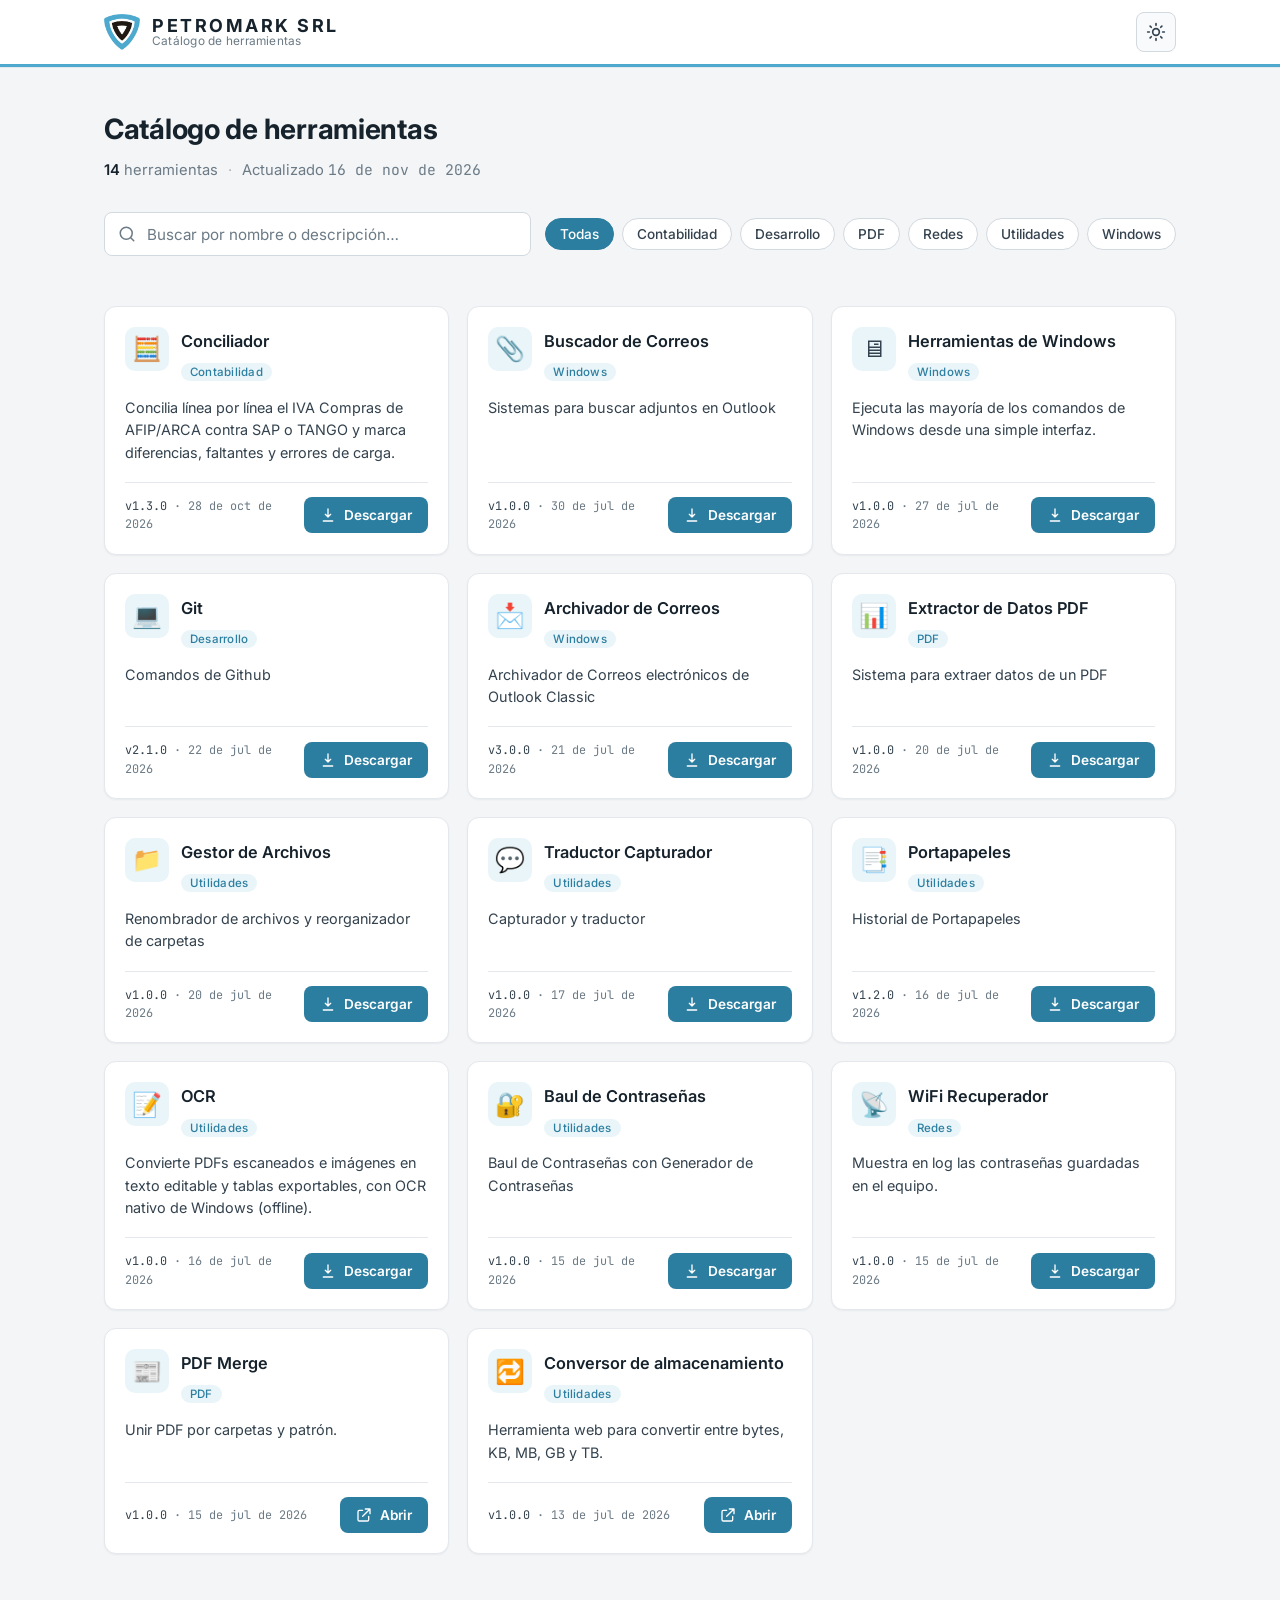
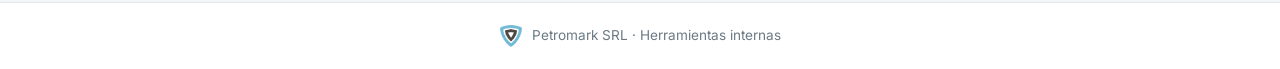
<file: index.html>
<!DOCTYPE html>
<html lang="es">
<head>
  <meta charset="UTF-8" />
  <meta name="viewport" content="width=device-width, initial-scale=1.0" />
  <title>Petromark SRL · Catálogo de herramientas IT</title>
  <meta name="description" content="Catálogo interno de herramientas de soporte IT de Petromark SRL." />

  <!-- Favicon (usa el logo) -->
  <link rel="icon" type="image/png" href="assets/logo.png" />
  <link rel="apple-touch-icon" href="assets/logo.png" />

  <!-- Tipografías -->
  <link rel="preconnect" href="https://fonts.googleapis.com" />
  <link rel="preconnect" href="https://fonts.gstatic.com" crossorigin />
  <link href="https://fonts.googleapis.com/css2?family=Inter:wght@400;500;600;700&family=JetBrains+Mono:wght@400;500&display=swap" rel="stylesheet" />

  <link rel="stylesheet" href="assets/css/styles.css" />
</head>
<body>
  <a class="skip-link" href="#contenido">Saltar al contenido</a>

  <header class="site-header">
    <div class="wrap header-inner">
      <a class="brand" href="./" aria-label="Petromark SRL — inicio">
        <img class="brand-logo" src="assets/logo.png" alt="" width="36" height="36" />
        <span class="brand-text">
          <span class="brand-name" data-site-name>Petromark SRL</span>
          <span class="brand-sub" data-site-subtitle>Catálogo de herramientas IT</span>
        </span>
      </a>

      <button id="theme-toggle" class="theme-toggle" type="button" aria-pressed="false" aria-label="Cambiar tema claro/oscuro">
        <svg class="icon-sun" viewBox="0 0 24 24" aria-hidden="true"><path d="M12 4V2m0 20v-2m8-8h2M2 12h2m13.66 5.66 1.41 1.41M4.93 4.93l1.41 1.41m0 11.32-1.41 1.41M19.07 4.93l-1.41 1.41M12 8a4 4 0 100 8 4 4 0 000-8z"/></svg>
        <svg class="icon-moon" viewBox="0 0 24 24" aria-hidden="true"><path d="M21 12.79A9 9 0 1111.21 3 7 7 0 0021 12.79z"/></svg>
      </button>
    </div>
    <div class="header-accent" aria-hidden="true"></div>
  </header>

  <main id="contenido" class="wrap">
    <section class="intro">
      <h1 class="intro-title" data-site-subtitle>Catálogo de herramientas IT</h1>
      <p class="intro-meta">
        <span class="pill-count"><strong data-total-count>—</strong> herramientas</span>
        <span class="dot" aria-hidden="true">·</span>
        <span>Actualizado <span data-site-updated>—</span></span>
      </p>
    </section>

    <section class="toolbar" aria-label="Búsqueda y filtros">
      <div class="search">
        <svg class="search-icon" viewBox="0 0 24 24" aria-hidden="true"><path d="M21 21l-4.35-4.35M11 19a8 8 0 100-16 8 8 0 000 16z"/></svg>
        <input id="search" type="search" placeholder="Buscar por nombre o descripción…" autocomplete="off" aria-label="Buscar herramientas" />
      </div>
      <div id="filters" class="filters" role="group" aria-label="Filtrar por categoría"></div>
    </section>

    <p id="results-info" class="results-info" role="status" aria-live="polite"></p>

    <section id="grid" class="grid" aria-label="Herramientas"></section>

    <div id="empty" class="empty" hidden>
      <p class="empty-title">Sin resultados</p>
      <p class="empty-text">Ninguna herramienta coincide con la búsqueda o el filtro. Probá con otro término o quitá el filtro de categoría.</p>
    </div>

    <div id="load-error" class="empty" hidden>
      <p class="empty-title">No se pudo cargar el catálogo</p>
      <p class="empty-text">
        Verificá que <code>manifest.json</code> exista y sea válido. Si estás abriendo el archivo directamente
        (<code>file://</code>), el navegador bloquea la carga: subilo a GitHub Pages o serví la carpeta con
        <code>python -m http.server</code>.
      </p>
    </div>
  </main>

  <footer class="site-footer">
    <div class="wrap footer-inner">
      <img class="footer-logo" src="assets/logo.png" alt="" width="22" height="22" />
      <span>Petromark SRL · Herramientas internas</span>
    </div>
  </footer>

  <!-- Modal de detalle -->
  <div id="modal" class="modal" hidden>
    <div class="modal-backdrop" data-close></div>
    <div class="modal-panel" role="dialog" aria-modal="true" aria-labelledby="modal-title">
      <button class="modal-close" type="button" data-close aria-label="Cerrar">
        <svg viewBox="0 0 24 24" aria-hidden="true"><path d="M18 6 6 18M6 6l12 12"/></svg>
      </button>
      <div id="modal-body" class="modal-body"></div>
    </div>
  </div>

  <script src="assets/js/app.js" defer></script>
</body>
</html>
</file>
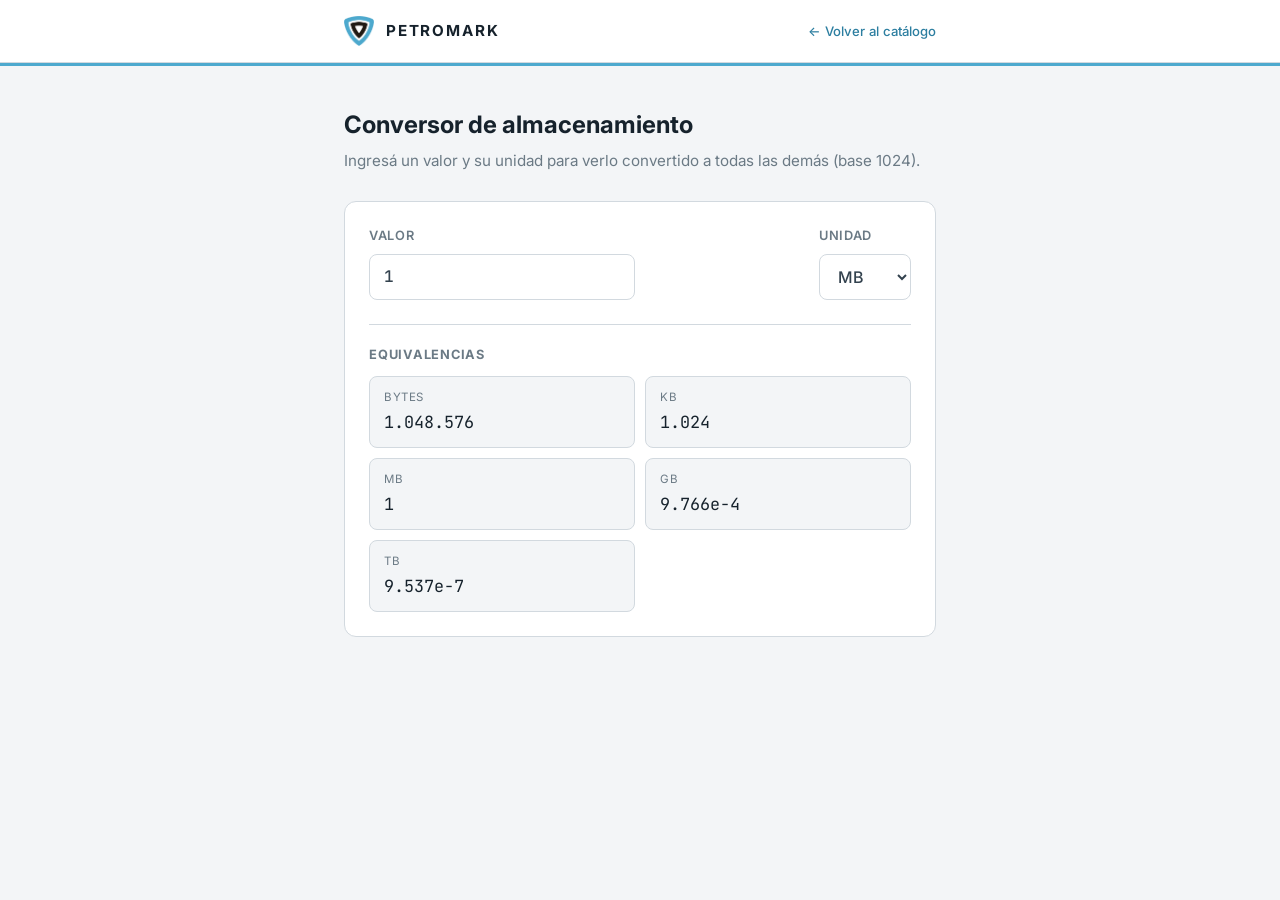
<file: tools/conversor-almacenamiento/index.html>
<!DOCTYPE html>
<html lang="es">
<head>
  <meta charset="UTF-8" />
  <meta name="viewport" content="width=device-width, initial-scale=1.0" />
  <title>Conversor de almacenamiento · Petromark</title>
  <link rel="icon" type="image/png" href="../../assets/logo.png" />
  <link rel="preconnect" href="https://fonts.googleapis.com" />
  <link rel="preconnect" href="https://fonts.gstatic.com" crossorigin />
  <link href="https://fonts.googleapis.com/css2?family=Inter:wght@400;500;600;700&family=JetBrains+Mono:wght@400;500&display=swap" rel="stylesheet" />
  <style>
    :root{
      --brand:#2C7EA0; --brand-bright:#4DA9CE; --accent-soft:rgba(77,169,206,.12);
      --bg:#F3F5F7; --surface:#FFFFFF; --border:#D2D9DF;
      --ink:#16222C; --text:#33424E; --muted:#6B7A85;
      --sans:"Inter",system-ui,sans-serif; --mono:"JetBrains Mono",ui-monospace,monospace;
    }
    *{box-sizing:border-box}
    body{margin:0;font-family:var(--sans);background:var(--bg);color:var(--text);line-height:1.55}
    .top{background:var(--surface);border-bottom:1px solid var(--border)}
    .top .in{max-width:640px;margin:0 auto;padding:16px 24px;display:flex;align-items:center;gap:12px}
    .top img{width:30px;height:30px;border-radius:6px}
    .top b{color:var(--ink);letter-spacing:.12em;text-transform:uppercase;font-size:.95rem}
    .accent{height:3px;background:var(--brand-bright)}
    .back{margin-left:auto;font:500 .82rem var(--sans);color:var(--brand);text-decoration:none}
    .back:hover{text-decoration:underline}
    main{max-width:640px;margin:0 auto;padding:40px 24px}
    h1{color:var(--ink);font-size:1.5rem;margin:0 0 6px}
    .lead{color:var(--muted);margin:0 0 28px;font-size:.95rem}
    .card{background:var(--surface);border:1px solid var(--border);border-radius:12px;padding:24px}
    label{display:block;font-size:.8rem;font-weight:600;color:var(--muted);text-transform:uppercase;letter-spacing:.05em;margin:0 0 8px}
    .row{display:flex;gap:12px;flex-wrap:wrap}
    input,select{height:46px;border:1px solid var(--border);border-radius:8px;background:var(--surface);color:var(--text);font:500 1rem var(--sans);padding:0 14px}
    input{flex:1;min-width:140px;font-family:var(--mono)}
    input:focus,select:focus{outline:none;border-color:var(--brand-bright);box-shadow:0 0 0 3px var(--accent-soft)}
    .out{margin-top:24px;border-top:1px solid var(--border);padding-top:20px}
    .out h2{font-size:.8rem;text-transform:uppercase;letter-spacing:.06em;color:var(--muted);margin:0 0 12px}
    .grid{display:grid;grid-template-columns:repeat(2,1fr);gap:10px}
    .cell{background:var(--bg);border:1px solid var(--border);border-radius:8px;padding:12px 14px}
    .cell .u{font-size:.72rem;color:var(--muted);text-transform:uppercase;letter-spacing:.05em}
    .cell .v{font-family:var(--mono);font-size:1.05rem;color:var(--ink);margin-top:2px;word-break:break-all}
    @media(max-width:520px){.grid{grid-template-columns:1fr}}
  </style>
</head>
<body>
  <header class="top">
    <div class="in">
      <img src="../../assets/logo.png" alt="" />
      <b>Petromark</b>
      <a class="back" href="../../index.html">← Volver al catálogo</a>
    </div>
  </header>
  <div class="accent"></div>

  <main>
    <h1>Conversor de almacenamiento</h1>
    <p class="lead">Ingresá un valor y su unidad para verlo convertido a todas las demás (base 1024).</p>

    <div class="card">
      <div class="row">
        <div style="flex:1;min-width:160px">
          <label for="val">Valor</label>
          <input id="val" type="number" value="1" min="0" step="any" inputmode="decimal" />
        </div>
        <div>
          <label for="unit">Unidad</label>
          <select id="unit">
            <option value="0">Bytes</option>
            <option value="1">KB</option>
            <option value="2" selected>MB</option>
            <option value="3">GB</option>
            <option value="4">TB</option>
          </select>
        </div>
      </div>

      <div class="out">
        <h2>Equivalencias</h2>
        <div class="grid" id="grid"></div>
      </div>
    </div>
  </main>

  <script>
    const UNITS = ["Bytes","KB","MB","GB","TB"];
    const val = document.getElementById("val");
    const unit = document.getElementById("unit");
    const grid = document.getElementById("grid");

    function fmt(n){
      if(!isFinite(n)) return "—";
      if(n !== 0 && (Math.abs(n) < 0.001 || Math.abs(n) >= 1e9)) return n.toExponential(3);
      return n.toLocaleString("es-AR",{maximumFractionDigits:4});
    }
    function render(){
      const v = parseFloat(val.value);
      const base = isNaN(v) ? 0 : v * Math.pow(1024, parseInt(unit.value,10));
      grid.innerHTML = UNITS.map((u,i)=>
        '<div class="cell"><div class="u">'+u+'</div><div class="v">'+fmt(base/Math.pow(1024,i))+'</div></div>'
      ).join("");
    }
    val.addEventListener("input", render);
    unit.addEventListener("change", render);
    render();
  </script>
</body>
</html>
</file>
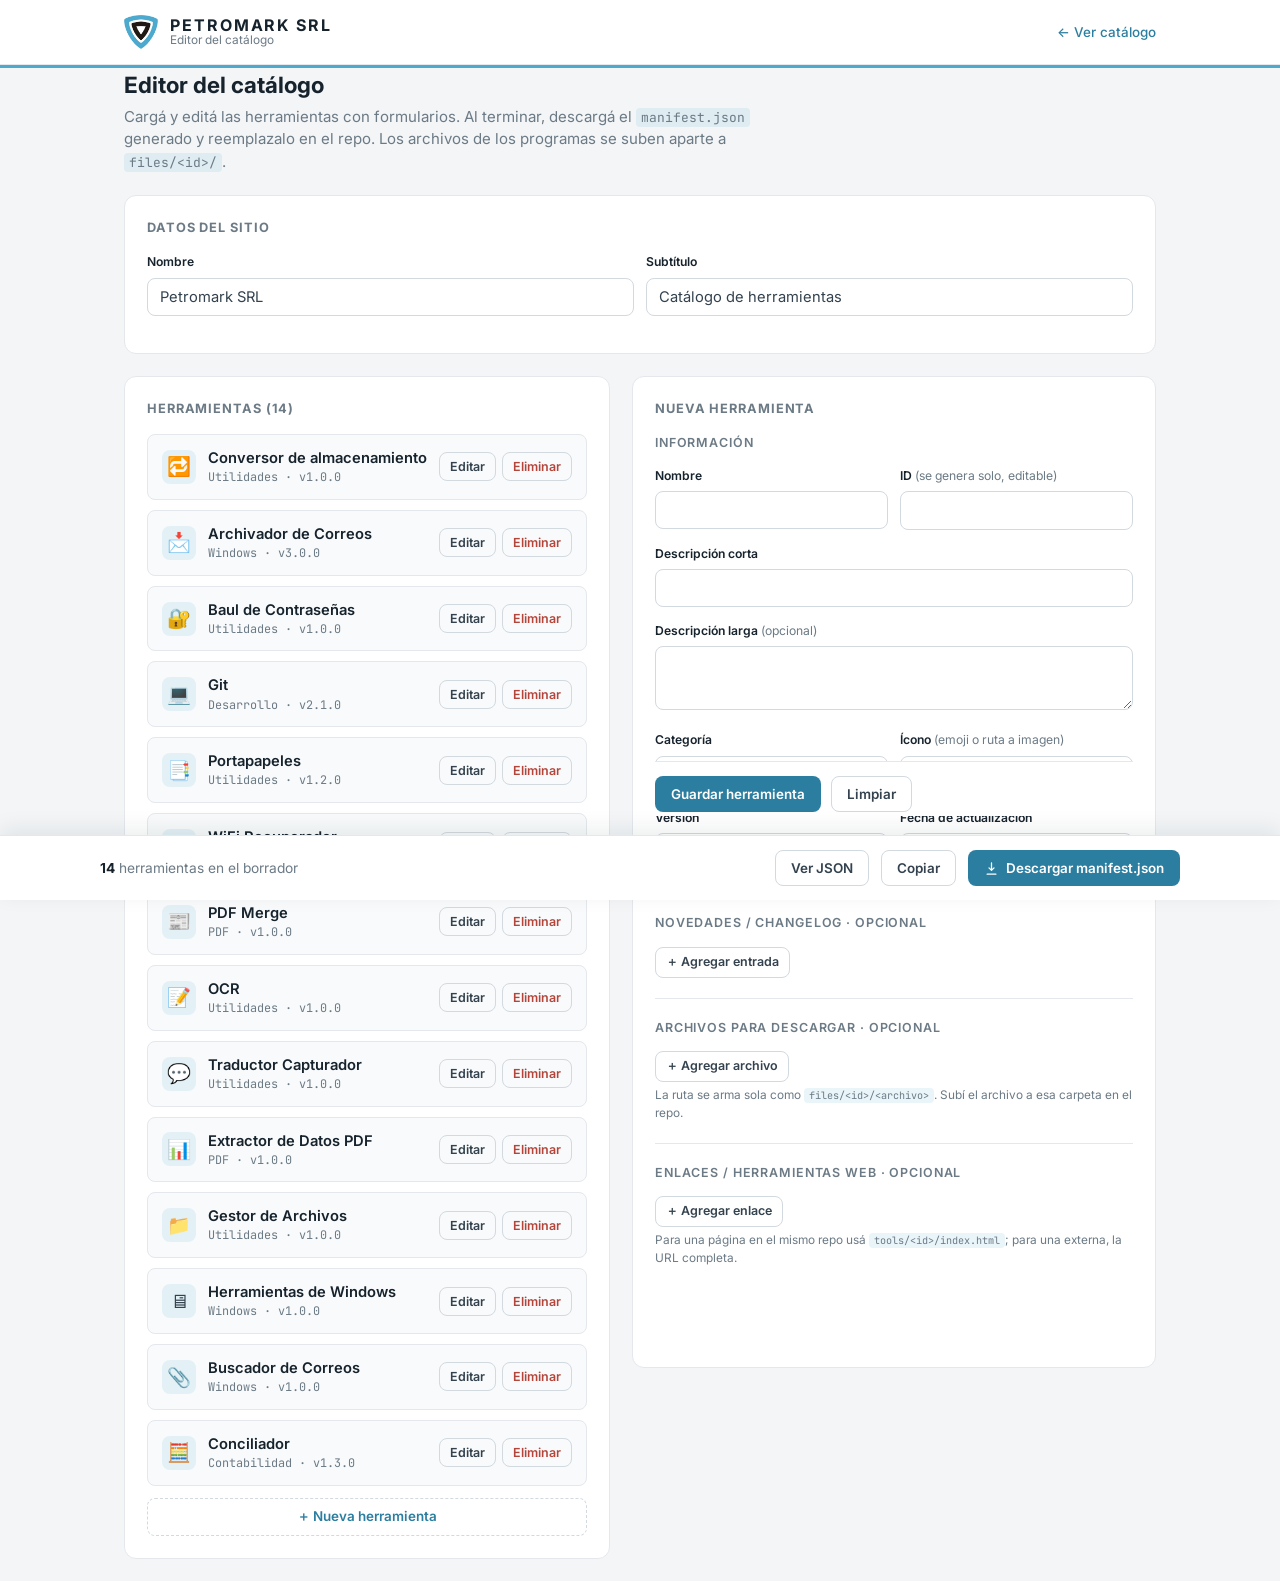
<file: admin.html>
<!DOCTYPE html>
<html lang="es">
<head>
  <meta charset="UTF-8" />
  <meta name="viewport" content="width=device-width, initial-scale=1.0" />
  <title>Editor del catálogo · Petromark SRL</title>
  <link rel="icon" type="image/png" href="assets/logo.png" />
  <link rel="preconnect" href="https://fonts.googleapis.com" />
  <link rel="preconnect" href="https://fonts.gstatic.com" crossorigin />
  <link href="https://fonts.googleapis.com/css2?family=Inter:wght@400;500;600;700&family=JetBrains+Mono:wght@400;500&display=swap" rel="stylesheet" />
  <style>
    :root{
      --brand:#2C7EA0; --brand-hover:#216580; --brand-bright:#4DA9CE; --accent-soft:rgba(77,169,206,.12);
      --bg:#F3F5F7; --surface:#FFFFFF; --surface-2:#F8FAFB; --border:#E4E8EC; --border-strong:#D2D9DF;
      --ink:#16222C; --text:#33424E; --muted:#6B7A85; --danger:#B4453B; --danger-soft:rgba(180,69,59,.1);
      --ok:#2E7D5B;
      --sans:"Inter",system-ui,sans-serif; --mono:"JetBrains Mono",ui-monospace,monospace;
      --radius:12px; --radius-sm:8px;
    }
    *{box-sizing:border-box}
    body{margin:0;font-family:var(--sans);background:var(--bg);color:var(--text);line-height:1.5}
    .wrap{max-width:1080px;margin:0 auto;padding:0 24px}
    a{color:var(--brand)}
    code{font-family:var(--mono);font-size:.86em;background:var(--accent-soft);padding:1px 5px;border-radius:4px}

    header.top{background:var(--surface);border-bottom:1px solid var(--border)}
    .top .in{display:flex;align-items:center;gap:12px;min-height:64px}
    .top img{width:34px;height:34px;border-radius:6px}
    .top .bt{display:flex;flex-direction:column;line-height:1.1}
    .top .nm{font-weight:700;letter-spacing:.12em;text-transform:uppercase;color:var(--ink);font-size:1rem}
    .top .sb{font-size:.74rem;color:var(--muted)}
    .top .back{margin-left:auto;font:500 .84rem var(--sans);color:var(--brand);text-decoration:none}
    .top .back:hover{text-decoration:underline}
    .accent{height:3px;background:var(--brand-bright)}

    main{padding:28px 0 120px}
    h1{color:var(--ink);font-size:1.4rem;margin:0 0 4px}
    .lead{color:var(--muted);margin:0 0 22px;font-size:.94rem;max-width:70ch}

    .notice{display:none;align-items:center;gap:10px;background:var(--accent-soft);border:1px solid var(--brand-bright);
      border-radius:var(--radius-sm);padding:10px 14px;margin-bottom:20px;font-size:.86rem;color:var(--ink)}
    .notice button{margin-left:auto}

    .panel{background:var(--surface);border:1px solid var(--border);border-radius:var(--radius);padding:22px;margin-bottom:22px}
    .panel > h2{margin:0 0 16px;font-size:.8rem;text-transform:uppercase;letter-spacing:.07em;color:var(--muted)}

    .cols{display:grid;grid-template-columns:1fr 1.4fr;gap:22px;align-items:start}
    @media(max-width:820px){.cols{grid-template-columns:1fr}}

    /* Lista de herramientas */
    .list{display:flex;flex-direction:column;gap:10px}
    .item{display:flex;align-items:center;gap:12px;border:1px solid var(--border);border-radius:var(--radius-sm);
      padding:12px 14px;background:var(--surface-2)}
    .item.active{border-color:var(--brand-bright);box-shadow:0 0 0 3px var(--accent-soft)}
    .item .ic{width:34px;height:34px;flex:none;border-radius:8px;display:grid;place-items:center;font-size:1.2rem;background:var(--accent-soft);overflow:hidden}
    .item .ic img{width:100%;height:100%;object-fit:cover}
    .item .meta{min-width:0;flex:1}
    .item .nm{font-weight:600;color:var(--ink);font-size:.92rem;white-space:nowrap;overflow:hidden;text-overflow:ellipsis}
    .item .sub{font-size:.74rem;color:var(--muted);font-family:var(--mono)}
    .item .acts{display:flex;gap:6px}
    .empty-list{color:var(--muted);font-size:.9rem;padding:8px 2px}

    /* Form */
    .field{margin-bottom:15px}
    .field.row2{display:grid;grid-template-columns:1fr 1fr;gap:12px}
    label{display:block;font-size:.76rem;font-weight:600;color:var(--ink);margin-bottom:6px}
    label .opt{color:var(--muted);font-weight:400;text-transform:none;letter-spacing:0}
    input,textarea,select{width:100%;border:1px solid var(--border-strong);border-radius:var(--radius-sm);
      background:var(--surface);color:var(--text);font:400 .92rem var(--sans);padding:9px 12px}
    input.mono{font-family:var(--mono)}
    textarea{resize:vertical;min-height:64px}
    input:focus,textarea:focus,select:focus{outline:none;border-color:var(--brand-bright);box-shadow:0 0 0 3px var(--accent-soft)}
    .hint{font-size:.74rem;color:var(--muted);margin-top:5px}
    .path-preview{font-family:var(--mono);font-size:.76rem;color:var(--muted);margin-top:5px;word-break:break-all}
    .err{color:var(--danger);font-size:.78rem;margin-top:5px;display:none}
    .field.invalid input,.field.invalid textarea{border-color:var(--danger)}
    .field.invalid .err{display:block}

    .fsec{border-top:1px solid var(--border);margin-top:20px;padding-top:20px}
    .fsec:first-child{border-top:none;margin-top:0;padding-top:0}
    .fsec-title{margin:0 0 14px;font-size:.78rem;font-weight:600;text-transform:uppercase;letter-spacing:.07em;color:var(--muted)}
    .sub-row{display:grid;gap:8px;align-items:start;border-bottom:1px dashed var(--border);padding:10px 0}
    .sub-row:last-of-type{border-bottom:none}
    .cl-row{grid-template-columns:90px 130px 1fr auto}
    .file-row{grid-template-columns:1fr 90px auto}
    .link-row{grid-template-columns:1fr 1.4fr auto}
    @media(max-width:560px){.cl-row,.file-row,.link-row{grid-template-columns:1fr}.field.row2{grid-template-columns:1fr}}

    .btn{display:inline-flex;align-items:center;gap:7px;font:600 .84rem var(--sans);border-radius:var(--radius-sm);
      padding:9px 15px;border:1px solid transparent;cursor:pointer;text-decoration:none;white-space:nowrap;transition:background .15s,border-color .15s,color .15s}
    .btn svg{width:15px;height:15px;fill:none;stroke:currentColor;stroke-width:2;stroke-linecap:round;stroke-linejoin:round}
    .btn-primary{background:var(--brand);color:#fff}.btn-primary:hover{background:var(--brand-hover)}
    .btn-ghost{background:transparent;border-color:var(--border-strong);color:var(--text)}.btn-ghost:hover{border-color:var(--brand-bright);color:var(--brand)}
    .btn-sm{padding:6px 10px;font-size:.78rem}
    .btn-danger{background:transparent;border-color:var(--border-strong);color:var(--danger)}.btn-danger:hover{background:var(--danger-soft);border-color:var(--danger)}
    .btn-add{background:transparent;border:1px dashed var(--border-strong);color:var(--brand);width:100%;justify-content:center}
    .btn-add:hover{border-color:var(--brand-bright)}
    .form-actions{display:flex;gap:10px;margin-top:22px;position:sticky;bottom:80px;z-index:5;
      background:var(--surface);padding:14px 0 4px;border-top:1px solid var(--border)}
    @media(min-width:821px){
      .left-col{position:sticky;top:16px}
      .form-actions{bottom:84px}
    }
    @media(max-width:820px){
      .exportbar .count{display:none}
      .exportbar .in{padding:10px 0}
      .exportbar .btn{padding:8px 11px;font-size:.8rem}
      .form-actions{bottom:70px}
    }

    /* Export bar */
    .exportbar{position:fixed;left:0;right:0;bottom:0;background:var(--surface);border-top:1px solid var(--border);
      box-shadow:0 -6px 22px rgba(16,34,44,.08);z-index:20}
    .exportbar .in{display:flex;align-items:center;gap:12px;padding:14px 0;flex-wrap:nowrap}
    .exportbar .count{font-size:.86rem;color:var(--muted)}
    .exportbar .count strong{color:var(--ink)}
    .exportbar .sp{margin-left:auto}
    .toast{position:fixed;bottom:80px;left:50%;transform:translateX(-50%);background:var(--ink);color:#fff;
      padding:10px 18px;border-radius:999px;font-size:.85rem;opacity:0;pointer-events:none;transition:opacity .2s;z-index:30}
    .toast.show{opacity:1}

    dialog.json-view{border:1px solid var(--border);border-radius:var(--radius);padding:0;max-width:720px;width:92%;background:var(--surface);color:var(--text)}
    dialog.json-view::backdrop{background:rgba(9,16,21,.5)}
    .jv-head{display:flex;align-items:center;justify-content:space-between;padding:16px 20px;border-bottom:1px solid var(--border)}
    .jv-head h3{margin:0;font-size:.95rem;color:var(--ink)}
    dialog.json-view pre{margin:0;padding:20px;max-height:60vh;overflow:auto;font-family:var(--mono);font-size:.8rem;color:var(--text);white-space:pre-wrap;word-break:break-word}
  </style>
</head>
<body>
  <header class="top">
    <div class="wrap in">
      <img src="assets/logo.png" alt="" />
      <span class="bt"><span class="nm">Petromark SRL</span><span class="sb">Editor del catálogo</span></span>
      <a class="back" href="index.html">← Ver catálogo</a>
    </div>
  </header>
  <div class="accent"></div>

  <main class="wrap">
    <h1>Editor del catálogo</h1>
    <p class="lead">Cargá y editá las herramientas con formularios. Al terminar, descargá el
      <code>manifest.json</code> generado y reemplazalo en el repo. Los archivos de los programas
      se suben aparte a <code>files/&lt;id&gt;/</code>.</p>

    <div id="notice" class="notice">
      <span id="notice-text"></span>
      <button class="btn btn-ghost btn-sm" id="reload-published" type="button">Recargar desde el publicado</button>
    </div>

    <div class="panel">
      <h2>Datos del sitio</h2>
      <div class="field row2">
        <div>
          <label for="site-name">Nombre</label>
          <input id="site-name" type="text" />
        </div>
        <div>
          <label for="site-subtitle">Subtítulo</label>
          <input id="site-subtitle" type="text" />
        </div>
      </div>
    </div>

    <div class="cols">
      <div class="panel left-col">
        <h2>Herramientas (<span id="tool-count">0</span>)</h2>
        <div id="list" class="list"></div>
        <div style="margin-top:12px">
          <button class="btn btn-add" id="new-tool" type="button">＋ Nueva herramienta</button>
        </div>
      </div>

      <div class="panel">
        <h2 id="form-title">Nueva herramienta</h2>
        <form id="tool-form" autocomplete="off">
          <section class="fsec">
            <h3 class="fsec-title">Información</h3>
            <div class="field row2">
              <div>
                <label for="f-name">Nombre</label>
                <input id="f-name" type="text" required />
                <div class="err">Requerido.</div>
              </div>
              <div>
                <label for="f-id">ID <span class="opt">(se genera solo, editable)</span></label>
                <input id="f-id" type="text" class="mono" required />
                <div class="err">Requerido y único, sin espacios.</div>
              </div>
            </div>

            <div class="field">
              <label for="f-short">Descripción corta</label>
              <input id="f-short" type="text" required />
              <div class="err">Requerido.</div>
            </div>

            <div class="field">
              <label for="f-long">Descripción larga <span class="opt">(opcional)</span></label>
              <textarea id="f-long"></textarea>
            </div>

            <div class="field row2">
              <div>
                <label for="f-category">Categoría</label>
                <input id="f-category" type="text" list="cat-list" required />
                <datalist id="cat-list"></datalist>
                <div class="err">Requerido.</div>
              </div>
              <div>
                <label for="f-icon">Ícono <span class="opt">(emoji o ruta a imagen)</span></label>
                <input id="f-icon" type="text" placeholder="🛠️" />
              </div>
            </div>

            <div class="field row2">
              <div>
                <label for="f-version">Versión</label>
                <input id="f-version" type="text" class="mono" placeholder="1.0.0" required />
                <div class="err">Requerido.</div>
              </div>
              <div>
                <label for="f-updated">Fecha de actualización</label>
                <input id="f-updated" type="date" required />
                <div class="err">Requerido.</div>
              </div>
            </div>
          </section>

          <section class="fsec">
            <h3 class="fsec-title">Novedades / changelog <span class="opt">· opcional</span></h3>
            <div id="cl-rows"></div>
            <button class="btn btn-ghost btn-sm" id="add-cl" type="button">＋ Agregar entrada</button>
          </section>

          <section class="fsec">
            <h3 class="fsec-title">Archivos para descargar <span class="opt">· opcional</span></h3>
            <div id="file-rows"></div>
            <button class="btn btn-ghost btn-sm" id="add-file" type="button">＋ Agregar archivo</button>
            <div class="hint">La ruta se arma sola como <code>files/&lt;id&gt;/&lt;archivo&gt;</code>. Subí el archivo a esa carpeta en el repo.</div>
          </section>

          <section class="fsec">
            <h3 class="fsec-title">Enlaces / herramientas web <span class="opt">· opcional</span></h3>
            <div id="link-rows"></div>
            <button class="btn btn-ghost btn-sm" id="add-link" type="button">＋ Agregar enlace</button>
            <div class="hint">Para una página en el mismo repo usá <code>tools/&lt;id&gt;/index.html</code>; para una externa, la URL completa.</div>
          </section>

          <div class="form-actions">
            <button class="btn btn-primary" type="submit" id="save-tool">Guardar herramienta</button>
            <button class="btn btn-ghost" type="button" id="cancel-edit">Limpiar</button>
          </div>
        </form>
      </div>
    </div>
  </main>

  <div class="exportbar">
    <div class="wrap in">
      <span class="count"><strong id="bar-count">0</strong> herramientas en el borrador</span>
      <span class="sp"></span>
      <button class="btn btn-ghost" id="view-json" type="button">Ver JSON</button>
      <button class="btn btn-ghost" id="copy-json" type="button">Copiar</button>
      <button class="btn btn-primary" id="download-json" type="button">
        <svg viewBox="0 0 24 24"><path d="M12 3v12m0 0 4-4m-4 4-4-4M5 21h14"/></svg>
        Descargar manifest.json
      </button>
    </div>
  </div>

  <div class="toast" id="toast"></div>

  <dialog class="json-view" id="json-dialog">
    <div class="jv-head">
      <h3>manifest.json generado</h3>
      <button class="btn btn-ghost btn-sm" id="close-json" type="button">Cerrar</button>
    </div>
    <pre id="json-pre"></pre>
  </dialog>

  <script>
  (function(){
    "use strict";
    const DRAFT_KEY = "pm-admin-draft-v1";
    const $ = s => document.querySelector(s);

    let site = { name: "Petromark SRL", subtitle: "Catálogo de herramientas de soporte IT" };
    let tools = [];         // array de herramientas
    let editingIndex = -1;  // -1 = nueva

    /* ---------- Utilidades ---------- */
    function slug(str){
      return String(str||"").normalize("NFD").replace(/[\u0300-\u036f]/g,"")
        .toLowerCase().trim().replace(/[^a-z0-9]+/g,"-").replace(/^-+|-+$/g,"");
    }
    function today(){ return new Date().toISOString().slice(0,10); }
    function isImg(icon){ return typeof icon==="string" && /(\/|\.(png|jpe?g|svg|webp|gif))$/i.test(icon); }
    function toast(msg){ const t=$("#toast"); t.textContent=msg; t.classList.add("show"); setTimeout(()=>t.classList.remove("show"),1800); }

    function saveDraft(){
      try{ localStorage.setItem(DRAFT_KEY, JSON.stringify({site,tools})); }catch(e){}
    }

    /* ---------- Carga inicial ---------- */
    async function init(){
      let draft=null;
      try{ const raw=localStorage.getItem(DRAFT_KEY); if(raw) draft=JSON.parse(raw); }catch(e){}
      if(draft && Array.isArray(draft.tools)){
        site = draft.site || site;
        tools = draft.tools;
        showNotice("Estás editando un borrador local guardado en este navegador.");
      } else {
        await loadPublished(true);
      }
      $("#site-name").value = site.name || "";
      $("#site-subtitle").value = site.subtitle || "";
      renderList(); resetForm(); refreshCategories(); updateCounts();
    }

    async function loadPublished(silent){
      try{
        const res = await fetch("manifest.json",{cache:"no-store"});
        if(!res.ok) throw new Error("HTTP "+res.status);
        const data = await res.json();
        site = data.site || site;
        tools = Array.isArray(data.tools)? data.tools : [];
        if(!silent){ hideNotice(); toast("Cargado desde el manifest publicado"); }
      }catch(e){
        if(!silent) toast("No se pudo leer manifest.json (¿estás sirviendo el sitio?)");
        tools = tools || [];
      }
    }

    function showNotice(text){ $("#notice-text").textContent=text; $("#notice").style.display="flex"; }
    function hideNotice(){ $("#notice").style.display="none"; }

    /* ---------- Lista ---------- */
    function renderList(){
      const list=$("#list");
      if(!tools.length){ list.innerHTML='<div class="empty-list">Todavía no hay herramientas. Creá una con “Nueva herramienta”.</div>'; return; }
      list.innerHTML = tools.map((t,i)=>{
        const ic = isImg(t.icon)? '<img src="'+escAttr(t.icon)+'" alt="">' : escHtml(t.icon||"🛠️");
        return '<div class="item'+(i===editingIndex?' active':'')+'" data-i="'+i+'">'+
          '<div class="ic">'+ic+'</div>'+
          '<div class="meta"><div class="nm">'+escHtml(t.name||"(sin nombre)")+'</div>'+
          '<div class="sub">'+escHtml(t.category||"—")+' · v'+escHtml(t.version||"—")+'</div></div>'+
          '<div class="acts">'+
          '<button class="btn btn-ghost btn-sm" data-edit="'+i+'" type="button">Editar</button>'+
          '<button class="btn btn-danger btn-sm" data-del="'+i+'" type="button">Eliminar</button>'+
          '</div></div>';
      }).join("");
      list.querySelectorAll("[data-edit]").forEach(b=>b.addEventListener("click",()=>editTool(+b.dataset.edit)));
      list.querySelectorAll("[data-del]").forEach(b=>b.addEventListener("click",()=>delTool(+b.dataset.del)));
    }

    function updateCounts(){ $("#tool-count").textContent=tools.length; $("#bar-count").textContent=tools.length; }

    function refreshCategories(){
      const cats=[...new Set(tools.map(t=>t.category).filter(Boolean))].sort();
      $("#cat-list").innerHTML = cats.map(c=>'<option value="'+escAttr(c)+'">').join("");
    }

    /* ---------- Sub-filas dinámicas ---------- */
    function clRow(v){ v=v||{};
      const el=document.createElement("div"); el.className="sub-row cl-row";
      el.innerHTML='<input type="text" class="mono cl-ver" placeholder="1.0.0" value="'+escAttr(v.version||"")+'">'+
        '<input type="date" class="cl-date" value="'+escAttr(v.date||"")+'">'+
        '<input type="text" class="cl-notes" placeholder="Qué cambió" value="'+escAttr(v.notes||"")+'">'+
        '<button class="btn btn-danger btn-sm" type="button">✕</button>';
      el.querySelector("button").addEventListener("click",()=>el.remove());
      return el;
    }
    function fileRow(v){ v=v||{};
      const el=document.createElement("div"); el.className="sub-row file-row";
      el.innerHTML='<div><input type="text" class="mono file-name" placeholder="mi-tool.ps1" value="'+escAttr(v.name||"")+'"><div class="path-preview"></div></div>'+
        '<input type="text" class="file-size" placeholder="2 KB" value="'+escAttr(v.size||"")+'">'+
        '<button class="btn btn-danger btn-sm" type="button">✕</button>';
      const upd=()=>{ const n=el.querySelector(".file-name").value.trim();
        el.querySelector(".path-preview").textContent = n ? "files/"+($("#f-id").value.trim()||"<id>")+"/"+n : ""; };
      el.querySelector(".file-name").addEventListener("input",upd);
      el.querySelector("button").addEventListener("click",()=>el.remove());
      upd(); return el;
    }
    function linkRow(v){ v=v||{};
      const el=document.createElement("div"); el.className="sub-row link-row";
      el.innerHTML='<input type="text" class="link-label" placeholder="Abrir herramienta" value="'+escAttr(v.label||"")+'">'+
        '<input type="text" class="mono link-url" placeholder="tools/mi-tool/index.html" value="'+escAttr(v.url||"")+'">'+
        '<button class="btn btn-danger btn-sm" type="button">✕</button>';
      el.querySelector("button").addEventListener("click",()=>el.remove());
      return el;
    }
    function refreshFilePaths(){
      document.querySelectorAll("#file-rows .file-row").forEach(row=>{
        const n=row.querySelector(".file-name").value.trim();
        row.querySelector(".path-preview").textContent = n ? "files/"+($("#f-id").value.trim()||"<id>")+"/"+n : "";
      });
    }

    /* ---------- Form ---------- */
    function resetForm(){
      editingIndex=-1; $("#form-title").textContent="Nueva herramienta";
      $("#tool-form").reset();
      $("#f-icon").value="🛠️"; $("#f-version").value="1.0.0"; $("#f-updated").value=today();
      $("#cl-rows").innerHTML=""; $("#file-rows").innerHTML=""; $("#link-rows").innerHTML="";
      document.querySelectorAll(".field.invalid").forEach(f=>f.classList.remove("invalid"));
      renderList();
    }
    function editTool(i){
      const t=tools[i]; if(!t) return; editingIndex=i;
      $("#form-title").textContent="Editando: "+(t.name||"");
      $("#f-name").value=t.name||""; $("#f-id").value=t.id||"";
      $("#f-short").value=t.shortDescription||""; $("#f-long").value=t.longDescription||"";
      $("#f-category").value=t.category||""; $("#f-icon").value=t.icon||"🛠️";
      $("#f-version").value=t.version||""; $("#f-updated").value=t.updated||today();
      $("#cl-rows").innerHTML=""; (t.changelog||[]).forEach(c=>$("#cl-rows").appendChild(clRow(c)));
      $("#file-rows").innerHTML=""; (t.files||[]).forEach(f=>$("#file-rows").appendChild(fileRow(f)));
      $("#link-rows").innerHTML=""; (t.links||[]).forEach(l=>$("#link-rows").appendChild(linkRow(l)));
      renderList();
      window.scrollTo({top:0,behavior:"smooth"});
    }
    function delTool(i){
      if(!confirm("¿Eliminar “"+(tools[i].name||"")+"” del borrador?")) return;
      tools.splice(i,1); if(editingIndex===i) resetForm();
      renderList(); refreshCategories(); updateCounts(); saveDraft();
    }

    function collectForm(){
      const id=$("#f-id").value.trim();
      const files=[...document.querySelectorAll("#file-rows .file-row")].map(r=>{
        const name=r.querySelector(".file-name").value.trim(); if(!name) return null;
        const size=r.querySelector(".file-size").value.trim();
        const path = name.includes("/") ? name : "files/"+id+"/"+name;
        const o={name:name.split("/").pop(),path}; if(size) o.size=size; return o;
      }).filter(Boolean);
      const links=[...document.querySelectorAll("#link-rows .link-row")].map(r=>{
        const url=r.querySelector(".link-url").value.trim(); if(!url) return null;
        const label=r.querySelector(".link-label").value.trim()||"Abrir herramienta";
        return {label,url};
      }).filter(Boolean);
      const changelog=[...document.querySelectorAll("#cl-rows .cl-row")].map(r=>{
        const version=r.querySelector(".cl-ver").value.trim(); if(!version) return null;
        const date=r.querySelector(".cl-date").value.trim(); const notes=r.querySelector(".cl-notes").value.trim();
        const o={version}; if(date)o.date=date; if(notes)o.notes=notes; return o;
      }).filter(Boolean);

      const o={ id, name:$("#f-name").value.trim(), shortDescription:$("#f-short").value.trim() };
      const long=$("#f-long").value.trim(); if(long) o.longDescription=long;
      o.category=$("#f-category").value.trim();
      o.version=$("#f-version").value.trim();
      o.updated=$("#f-updated").value.trim();
      const icon=$("#f-icon").value.trim(); if(icon) o.icon=icon;
      if(changelog.length) o.changelog=changelog;
      if(files.length) o.files=files;
      if(links.length) o.links=links;
      return o;
    }

    function validate(){
      let ok=true;
      const reqs=[["f-name"],["f-id"],["f-short"],["f-category"],["f-version"],["f-updated"]];
      reqs.forEach(([id])=>{ const inp=$("#"+id); const field=inp.closest(".field")||inp.parentElement.closest(".field");
        const wrap=inp.closest(".field"); if(!inp.value.trim()){ if(wrap){wrap.classList.add("invalid");} ok=false; }
        else if(wrap){ wrap.classList.remove("invalid"); } });
      // id único
      const id=$("#f-id").value.trim();
      const dup = tools.some((t,i)=>t.id===id && i!==editingIndex);
      if(dup){ $("#f-id").closest(".field").classList.add("invalid"); $("#f-id").closest(".field").querySelector(".err").textContent="Ese ID ya existe."; ok=false; }
      if(/\s/.test(id)){ $("#f-id").closest(".field").classList.add("invalid"); ok=false; }
      return ok;
    }

    /* ---------- Export ---------- */
    function buildManifest(){
      const s={ name:$("#site-name").value.trim()||"Petromark SRL",
                subtitle:$("#site-subtitle").value.trim(), updated:today() };
      return { site:s, tools };
    }
    function manifestJSON(){ return JSON.stringify(buildManifest(),null,2)+"\n"; }

    /* ---------- Eventos ---------- */
    $("#f-name").addEventListener("input",e=>{
      // autogenerar id solo si estamos creando y el id sigue "vacío o sincronizado"
      if(editingIndex===-1){ $("#f-id").value=slug(e.target.value); refreshFilePaths(); }
    });
    $("#f-id").addEventListener("input",refreshFilePaths);
    $("#add-cl").addEventListener("click",()=>$("#cl-rows").appendChild(clRow({version:$("#f-version").value.trim(),date:today()})));
    $("#add-file").addEventListener("click",()=>$("#file-rows").appendChild(fileRow()));
    $("#add-link").addEventListener("click",()=>$("#link-rows").appendChild(linkRow()));
    $("#new-tool").addEventListener("click",resetForm);
    $("#cancel-edit").addEventListener("click",resetForm);
    $("#reload-published").addEventListener("click",async()=>{
      if(!confirm("Esto reemplaza el borrador actual por lo que está publicado. ¿Seguir?")) return;
      try{ localStorage.removeItem(DRAFT_KEY); }catch(e){}
      await loadPublished(false);
      $("#site-name").value=site.name||""; $("#site-subtitle").value=site.subtitle||"";
      renderList(); resetForm(); refreshCategories(); updateCounts();
    });

    $("#site-name").addEventListener("input",()=>{site.name=$("#site-name").value;saveDraft();});
    $("#site-subtitle").addEventListener("input",()=>{site.subtitle=$("#site-subtitle").value;saveDraft();});

    $("#tool-form").addEventListener("submit",e=>{
      e.preventDefault();
      if(!validate()){ toast("Revisá los campos marcados"); return; }
      const t=collectForm();
      if(editingIndex===-1) tools.push(t); else tools[editingIndex]=t;
      refreshCategories(); updateCounts(); saveDraft();
      toast(editingIndex===-1?"Herramienta agregada":"Cambios guardados");
      resetForm();
    });

    $("#download-json").addEventListener("click",()=>{
      const blob=new Blob([manifestJSON()],{type:"application/json"});
      const url=URL.createObjectURL(blob);
      const a=document.createElement("a"); a.href=url; a.download="manifest.json"; a.click();
      URL.revokeObjectURL(url); toast("manifest.json descargado");
    });
    $("#copy-json").addEventListener("click",async()=>{
      try{ await navigator.clipboard.writeText(manifestJSON()); toast("Copiado al portapapeles"); }
      catch(e){ $("#json-pre").textContent=manifestJSON(); $("#json-dialog").showModal(); }
    });
    $("#view-json").addEventListener("click",()=>{ $("#json-pre").textContent=manifestJSON(); $("#json-dialog").showModal(); });
    $("#close-json").addEventListener("click",()=>$("#json-dialog").close());

    init();
  })();

  function escHtml(s){return String(s==null?"":s).replace(/&/g,"&amp;").replace(/</g,"&lt;").replace(/>/g,"&gt;");}
  function escAttr(s){return escHtml(s).replace(/"/g,"&quot;");}
  </script>
</body>
</html>
</file>
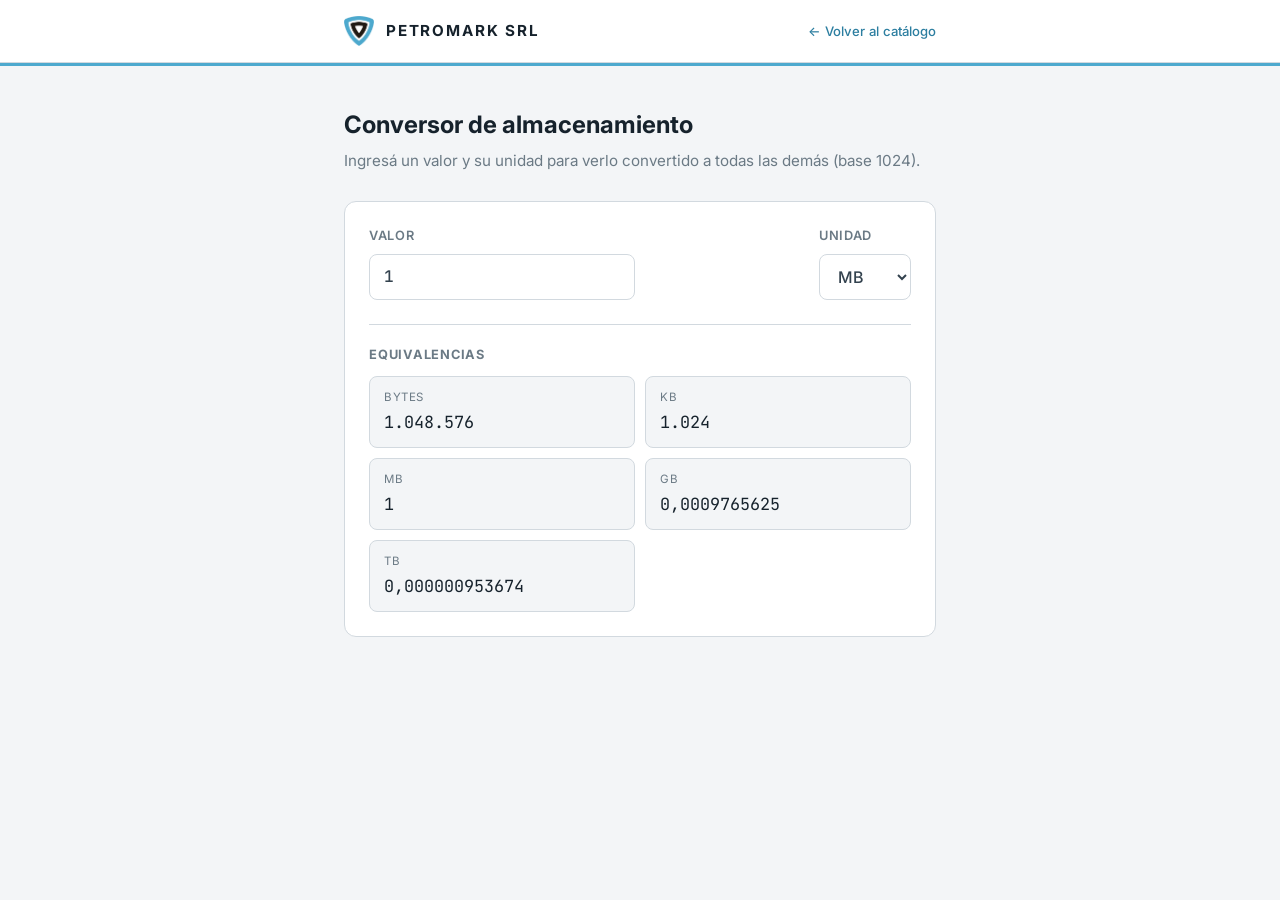
<file: tools/conversor-almacenamiento/conversor-almacenamiento_index.html>
<!DOCTYPE html>
<html lang="es">
<head>
  <meta charset="UTF-8" />
  <meta name="viewport" content="width=device-width, initial-scale=1.0" />
  <title>Conversor de almacenamiento · Petromark SRL</title>
  <link rel="icon" type="image/png" href="../../assets/logo.png" />
  <link rel="preconnect" href="https://fonts.googleapis.com" />
  <link rel="preconnect" href="https://fonts.gstatic.com" crossorigin />
  <link href="https://fonts.googleapis.com/css2?family=Inter:wght@400;500;600;700&family=JetBrains+Mono:wght@400;500&display=swap" rel="stylesheet" />
  <style>
    :root{
      --brand:#2C7EA0; --brand-bright:#4DA9CE; --accent-soft:rgba(77,169,206,.12);
      --bg:#F3F5F7; --surface:#FFFFFF; --border:#D2D9DF;
      --ink:#16222C; --text:#33424E; --muted:#6B7A85;
      --sans:"Inter",system-ui,sans-serif; --mono:"JetBrains Mono",ui-monospace,monospace;
    }
    *{box-sizing:border-box}
    body{margin:0;font-family:var(--sans);background:var(--bg);color:var(--text);line-height:1.55}
    .top{background:var(--surface);border-bottom:1px solid var(--border)}
    .top .in{max-width:640px;margin:0 auto;padding:16px 24px;display:flex;align-items:center;gap:12px}
    .top img{width:30px;height:30px;border-radius:6px}
    .top b{color:var(--ink);letter-spacing:.12em;text-transform:uppercase;font-size:.95rem}
    .accent{height:3px;background:var(--brand-bright)}
    .back{margin-left:auto;font:500 .82rem var(--sans);color:var(--brand);text-decoration:none}
    .back:hover{text-decoration:underline}
    main{max-width:640px;margin:0 auto;padding:40px 24px}
    h1{color:var(--ink);font-size:1.5rem;margin:0 0 6px}
    .lead{color:var(--muted);margin:0 0 28px;font-size:.95rem}
    .card{background:var(--surface);border:1px solid var(--border);border-radius:12px;padding:24px}
    label{display:block;font-size:.8rem;font-weight:600;color:var(--muted);text-transform:uppercase;letter-spacing:.05em;margin:0 0 8px}
    .row{display:flex;gap:12px;flex-wrap:wrap}
    input,select{height:46px;border:1px solid var(--border);border-radius:8px;background:var(--surface);color:var(--text);font:500 1rem var(--sans);padding:0 14px}
    input{flex:1;min-width:140px;font-family:var(--mono)}
    input:focus,select:focus{outline:none;border-color:var(--brand-bright);box-shadow:0 0 0 3px var(--accent-soft)}
    .out{margin-top:24px;border-top:1px solid var(--border);padding-top:20px}
    .out h2{font-size:.8rem;text-transform:uppercase;letter-spacing:.06em;color:var(--muted);margin:0 0 12px}
    .grid{display:grid;grid-template-columns:repeat(2,1fr);gap:10px}
    .cell{background:var(--bg);border:1px solid var(--border);border-radius:8px;padding:12px 14px}
    .cell .u{font-size:.72rem;color:var(--muted);text-transform:uppercase;letter-spacing:.05em}
    .cell .v{font-family:var(--mono);font-size:1.05rem;color:var(--ink);margin-top:2px;word-break:break-all}
    @media(max-width:520px){.grid{grid-template-columns:1fr}}
  </style>
</head>
<body>
  <header class="top">
    <div class="in">
      <img src="../../assets/logo.png" alt="" />
      <b>Petromark SRL</b>
      <a class="back" href="../../index.html">← Volver al catálogo</a>
    </div>
  </header>
  <div class="accent"></div>

  <main>
    <h1>Conversor de almacenamiento</h1>
    <p class="lead">Ingresá un valor y su unidad para verlo convertido a todas las demás (base 1024).</p>

    <div class="card">
      <div class="row">
        <div style="flex:1;min-width:160px">
          <label for="val">Valor</label>
          <input id="val" type="number" value="1" min="0" step="any" inputmode="decimal" />
        </div>
        <div>
          <label for="unit">Unidad</label>
          <select id="unit">
            <option value="0">Bytes</option>
            <option value="1">KB</option>
            <option value="2" selected>MB</option>
            <option value="3">GB</option>
            <option value="4">TB</option>
          </select>
        </div>
      </div>

      <div class="out">
        <h2>Equivalencias</h2>
        <div class="grid" id="grid"></div>
      </div>
    </div>
  </main>

  <script>
    const UNITS = ["Bytes","KB","MB","GB","TB"];
    const val = document.getElementById("val");
    const unit = document.getElementById("unit");
    const grid = document.getElementById("grid");

	function fmt(n){
	  if(!isFinite(n)) return "—";

	  if (Number.isInteger(n)) {
		return n.toLocaleString("es-AR");
	  }

	  return n.toLocaleString("es-AR", {
		maximumFractionDigits: 12
	  }).replace(/,?0+$/, "");
	}
    function render(){
      const v = parseFloat(val.value);
      const base = isNaN(v) ? 0 : v * Math.pow(1024, parseInt(unit.value,10));
      grid.innerHTML = UNITS.map((u,i)=>
        '<div class="cell"><div class="u">'+u+'</div><div class="v">'+fmt(base/Math.pow(1024,i))+'</div></div>'
      ).join("");
    }
    val.addEventListener("input", render);
    unit.addEventListener("change", render);
    render();
  </script>
</body>
</html>
</file>
<file: assets/css/styles.css>
/* =========================================================================
   Petromark · Catálogo de herramientas IT
   Paleta derivada del logo: azul #4DA9CE + dark cálido #201913 + blanco.
   Azul profundizado a un "petróleo" más sobrio para acciones primarias.
   ========================================================================= */

:root {
  /* Marca */
  --brand:        #2C7EA0;   /* azul petróleo, botones/enlaces (light) */
  --brand-hover:  #216580;
  --brand-bright: #4DA9CE;   /* azul del logo: acentos, chips, foco */
  --accent-soft:  rgba(77, 169, 206, 0.12);

  /* Neutros (light) */
  --bg:            #F3F5F7;
  --surface:       #FFFFFF;
  --surface-2:     #F8FAFB;
  --border:        #E4E8EC;
  --border-strong: #D2D9DF;
  --ink:           #16222C;  /* titulares */
  --text:          #33424E;  /* cuerpo */
  --muted:         #6B7A85;  /* secundario */

  --shadow-sm: 0 1px 2px rgba(16, 34, 44, 0.05);
  --shadow-md: 0 6px 22px rgba(16, 34, 44, 0.10);
  --shadow-lg: 0 20px 60px rgba(16, 34, 44, 0.28);

  --radius: 12px;
  --radius-sm: 8px;
  --maxw: 1120px;

  --sans: "Inter", system-ui, -apple-system, Segoe UI, Roboto, sans-serif;
  --mono: "JetBrains Mono", ui-monospace, SFMono-Regular, Menlo, monospace;
}

html[data-theme="dark"] {
  --brand:        #4DA9CE;
  --brand-hover:  #66B8D8;
  --brand-bright: #4DA9CE;
  --accent-soft:  rgba(77, 169, 206, 0.16);

  --bg:            #0F151A;
  --surface:       #161E24;
  --surface-2:     #1B242B;
  --border:        #26323A;
  --border-strong: #33424C;
  --ink:           #EAF0F4;
  --text:          #C4D0D8;
  --muted:         #8494A0;

  --shadow-sm: 0 1px 2px rgba(0, 0, 0, 0.4);
  --shadow-md: 0 6px 22px rgba(0, 0, 0, 0.45);
  --shadow-lg: 0 20px 60px rgba(0, 0, 0, 0.6);
}

* { box-sizing: border-box; }

html { scroll-behavior: smooth; }

body {
  margin: 0;
  font-family: var(--sans);
  background: var(--bg);
  color: var(--text);
  line-height: 1.55;
  -webkit-font-smoothing: antialiased;
  min-height: 100vh;
  min-height: 100dvh;
  display: flex;
  flex-direction: column;
}

main { flex: 1 0 auto; }
.site-footer { flex-shrink: 0; }

.wrap { width: 100%; max-width: var(--maxw); margin: 0 auto; padding: 0 24px; }

a { color: var(--brand); }

code {
  font-family: var(--mono);
  font-size: 0.86em;
  background: var(--accent-soft);
  padding: 1px 5px;
  border-radius: 4px;
}

.skip-link {
  position: absolute; left: -9999px; top: 0;
  background: var(--brand); color: #fff; padding: 10px 16px; z-index: 100;
  border-radius: 0 0 var(--radius-sm) 0;
}
.skip-link:focus { left: 0; }

/* ---------- Header ---------- */
.site-header {
  position: sticky; top: 0; z-index: 40;
  background: var(--surface);
  border-bottom: 1px solid var(--border);
}
.header-inner {
  display: flex; align-items: center; justify-content: space-between;
  min-height: 64px;
}
.brand { display: flex; align-items: center; gap: 12px; text-decoration: none; }
.brand-logo { display: block; border-radius: 6px; }
.brand-text { display: flex; flex-direction: column; line-height: 1.1; }
.brand-name {
  font-weight: 700; font-size: 1.12rem; letter-spacing: 0.14em;
  text-transform: uppercase; color: var(--ink);
}
.brand-sub { font-size: 0.74rem; color: var(--muted); letter-spacing: 0.02em; }

.header-accent { height: 3px; background: var(--brand-bright); }

.theme-toggle {
  display: inline-grid; place-items: center;
  width: 40px; height: 40px; padding: 0;
  border: 1px solid var(--border-strong); border-radius: var(--radius-sm);
  background: var(--surface-2); color: var(--text); cursor: pointer;
  transition: border-color .15s, background .15s;
}
.theme-toggle:hover { border-color: var(--brand-bright); }
.theme-toggle svg { width: 20px; height: 20px; fill: none; stroke: currentColor; stroke-width: 2; stroke-linecap: round; stroke-linejoin: round; }
.theme-toggle .icon-moon { display: none; }
html[data-theme="dark"] .theme-toggle .icon-sun { display: none; }
html[data-theme="dark"] .theme-toggle .icon-moon { display: block; }

/* ---------- Intro ---------- */
.intro { padding: 40px 0 8px; }
.intro-title { margin: 0 0 8px; font-size: 1.75rem; font-weight: 700; color: var(--ink); letter-spacing: -0.01em; }
.intro-meta { margin: 0; display: flex; align-items: center; gap: 10px; flex-wrap: wrap; color: var(--muted); font-size: 0.92rem; }
.pill-count strong { color: var(--ink); font-weight: 600; }
.intro-meta .dot { opacity: .5; }
.intro-meta [data-site-updated] { font-family: var(--mono); }

/* ---------- Toolbar ---------- */
.toolbar { display: flex; flex-wrap: wrap; gap: 14px; align-items: center; padding: 22px 0 4px; }
.search { position: relative; flex: 1 1 320px; }
.search-icon {
  position: absolute; left: 14px; top: 50%; transform: translateY(-50%);
  width: 18px; height: 18px; fill: none; stroke: var(--muted); stroke-width: 2; stroke-linecap: round; stroke-linejoin: round;
  pointer-events: none;
}
#search {
  width: 100%; height: 44px; padding: 0 14px 0 42px;
  border: 1px solid var(--border-strong); border-radius: var(--radius-sm);
  background: var(--surface); color: var(--text); font-size: 0.95rem; font-family: var(--sans);
  transition: border-color .15s, box-shadow .15s;
}
#search::placeholder { color: var(--muted); }
#search:focus { outline: none; border-color: var(--brand-bright); box-shadow: 0 0 0 3px var(--accent-soft); }

.filters { display: flex; flex-wrap: wrap; gap: 8px; }
.chip {
  border: 1px solid var(--border-strong); background: var(--surface);
  color: var(--text); font: 500 0.85rem var(--sans);
  padding: 7px 14px; border-radius: 999px; cursor: pointer;
  transition: border-color .15s, background .15s, color .15s;
}
.chip:hover { border-color: var(--brand-bright); }
.chip[aria-pressed="true"] { background: var(--brand); border-color: var(--brand); color: #fff; }
.chip:focus-visible { outline: 2px solid var(--brand-bright); outline-offset: 2px; }

.results-info { margin: 20px 0 4px; font-size: 0.85rem; color: var(--muted); min-height: 1em; }

/* ---------- Grid & cards ---------- */
.grid {
  display: grid; gap: 18px; padding: 8px 0 48px;
  grid-template-columns: repeat(auto-fill, minmax(300px, 1fr));
}
.grid[hidden] { display: none; }

.card {
  display: flex; flex-direction: column;
  background: var(--surface); border: 1px solid var(--border);
  border-radius: var(--radius); padding: 20px; cursor: pointer;
  box-shadow: var(--shadow-sm);
  transition: transform .16s ease, box-shadow .16s ease, border-color .16s ease;
}
.card:hover { transform: translateY(-3px); box-shadow: var(--shadow-md); border-color: var(--border-strong); }
.card:focus-visible { outline: 2px solid var(--brand-bright); outline-offset: 2px; }

.card-top { display: flex; align-items: flex-start; gap: 12px; }
.card-icon {
  flex: none; width: 44px; height: 44px; border-radius: 10px;
  display: grid; place-items: center; font-size: 1.5rem;
  background: var(--accent-soft); overflow: hidden;
}
.card-icon img { width: 100%; height: 100%; object-fit: cover; }
.card-head { flex: 1; min-width: 0; }
.card-name { margin: 2px 0 4px; font-size: 1.02rem; font-weight: 600; color: var(--ink); }
.tag {
  display: inline-block; font: 500 0.72rem var(--sans); letter-spacing: 0.02em;
  color: var(--brand); background: var(--accent-soft);
  padding: 2px 9px; border-radius: 999px;
}
.card-desc { margin: 14px 0 0; color: var(--text); font-size: 0.9rem; flex: 1; }

.card-foot {
  display: flex; align-items: center; justify-content: space-between; gap: 12px;
  margin-top: 18px; padding-top: 14px; border-top: 1px solid var(--border);
}
.meta { font-family: var(--mono); font-size: 0.74rem; color: var(--muted); }
.meta .ver { color: var(--text); }

/* Botones */
.btn {
  display: inline-flex; align-items: center; gap: 8px;
  font: 600 0.85rem var(--sans); border-radius: var(--radius-sm);
  padding: 9px 15px; border: 1px solid transparent; cursor: pointer;
  text-decoration: none; white-space: nowrap;
  transition: background .15s, border-color .15s, color .15s;
}
.btn svg { width: 16px; height: 16px; fill: none; stroke: currentColor; stroke-width: 2; stroke-linecap: round; stroke-linejoin: round; }
.btn-primary { background: var(--brand); color: #fff; }
.btn-primary:hover { background: var(--brand-hover); }
.btn-ghost { background: transparent; border-color: var(--border-strong); color: var(--text); }
.btn-ghost:hover { border-color: var(--brand-bright); color: var(--brand); }
.btn:focus-visible { outline: 2px solid var(--brand-bright); outline-offset: 2px; }

/* ---------- Empty / error ---------- */
.empty { text-align: center; padding: 64px 24px; color: var(--muted); }
.empty-title { font-size: 1.1rem; font-weight: 600; color: var(--ink); margin: 0 0 8px; }
.empty-text { margin: 0 auto; max-width: 460px; font-size: 0.92rem; }

/* ---------- Footer ---------- */
.site-footer { border-top: 1px solid var(--border); background: var(--surface); }
.footer-inner {
  display: flex; align-items: center; gap: 10px; justify-content: center;
  padding: 22px 0; color: var(--muted); font-size: 0.85rem;
}
.footer-logo { opacity: .8; }

/* ---------- Modal ---------- */
.modal { position: fixed; inset: 0; z-index: 60; place-items: center; padding: 20px; }
.modal:not([hidden]) { display: grid; }
.modal-backdrop { position: absolute; inset: 0; background: rgba(9, 16, 21, 0.55); backdrop-filter: blur(2px); }
.modal-panel {
  position: relative; width: 100%; max-width: 620px; max-height: 88vh; overflow: auto;
  background: var(--surface); border: 1px solid var(--border);
  border-radius: var(--radius); box-shadow: var(--shadow-lg);
  animation: pop .18s ease;
}
@keyframes pop { from { opacity: 0; transform: translateY(8px) scale(.98); } to { opacity: 1; transform: none; } }
.modal-close {
  position: absolute; top: 14px; right: 14px; width: 34px; height: 34px;
  display: grid; place-items: center; border-radius: var(--radius-sm);
  border: 1px solid var(--border); background: var(--surface-2); color: var(--text); cursor: pointer;
}
.modal-close:hover { border-color: var(--brand-bright); color: var(--brand); }
.modal-close svg { width: 18px; height: 18px; fill: none; stroke: currentColor; stroke-width: 2; stroke-linecap: round; stroke-linejoin: round; }
.modal-body { padding: 28px; }

.m-head { display: flex; gap: 14px; align-items: flex-start; padding-right: 34px; }
.m-icon {
  flex: none; width: 52px; height: 52px; border-radius: 12px; overflow: hidden;
  display: grid; place-items: center; font-size: 1.8rem; background: var(--accent-soft);
}
.m-icon img { width: 100%; height: 100%; object-fit: cover; }
.m-title { margin: 0 0 6px; font-size: 1.3rem; font-weight: 700; color: var(--ink); }
.m-sub { display: flex; align-items: center; gap: 10px; flex-wrap: wrap; font-size: 0.8rem; color: var(--muted); }
.m-sub .ver { font-family: var(--mono); color: var(--text); }

.m-section { margin-top: 24px; }
.m-section h3 {
  margin: 0 0 10px; font-size: 0.78rem; font-weight: 600; text-transform: uppercase;
  letter-spacing: 0.08em; color: var(--muted);
}
.m-desc { margin: 0; color: var(--text); font-size: 0.94rem; }

.changelog { list-style: none; margin: 0; padding: 0; }
.changelog li { padding: 10px 0; border-bottom: 1px solid var(--border); }
.changelog li:last-child { border-bottom: none; }
.changelog .cl-head { display: flex; gap: 10px; align-items: baseline; font-family: var(--mono); font-size: 0.78rem; }
.changelog .cl-ver { color: var(--brand); font-weight: 500; }
.changelog .cl-date { color: var(--muted); }
.changelog .cl-notes { margin: 4px 0 0; font-size: 0.9rem; color: var(--text); }

.files { display: flex; flex-direction: column; gap: 10px; }
.file-row {
  display: flex; align-items: center; justify-content: space-between; gap: 12px;
  padding: 12px 14px; border: 1px solid var(--border); border-radius: var(--radius-sm);
  background: var(--surface-2);
}
.file-info { min-width: 0; }
.file-name { font-family: var(--mono); font-size: 0.85rem; color: var(--ink); word-break: break-all; }
.file-size { font-size: 0.75rem; color: var(--muted); margin-top: 2px; }

/* ---------- Responsive ---------- */
@media (max-width: 560px) {
  .wrap { padding: 0 16px; }
  .intro { padding: 28px 0 4px; }
  .intro-title { font-size: 1.4rem; }
  .grid { grid-template-columns: 1fr; }
  .brand-sub { display: none; }
  .modal-body { padding: 22px 18px; }
}

@media (prefers-reduced-motion: reduce) {
  * { animation: none !important; transition: none !important; scroll-behavior: auto; }
}
</file>
